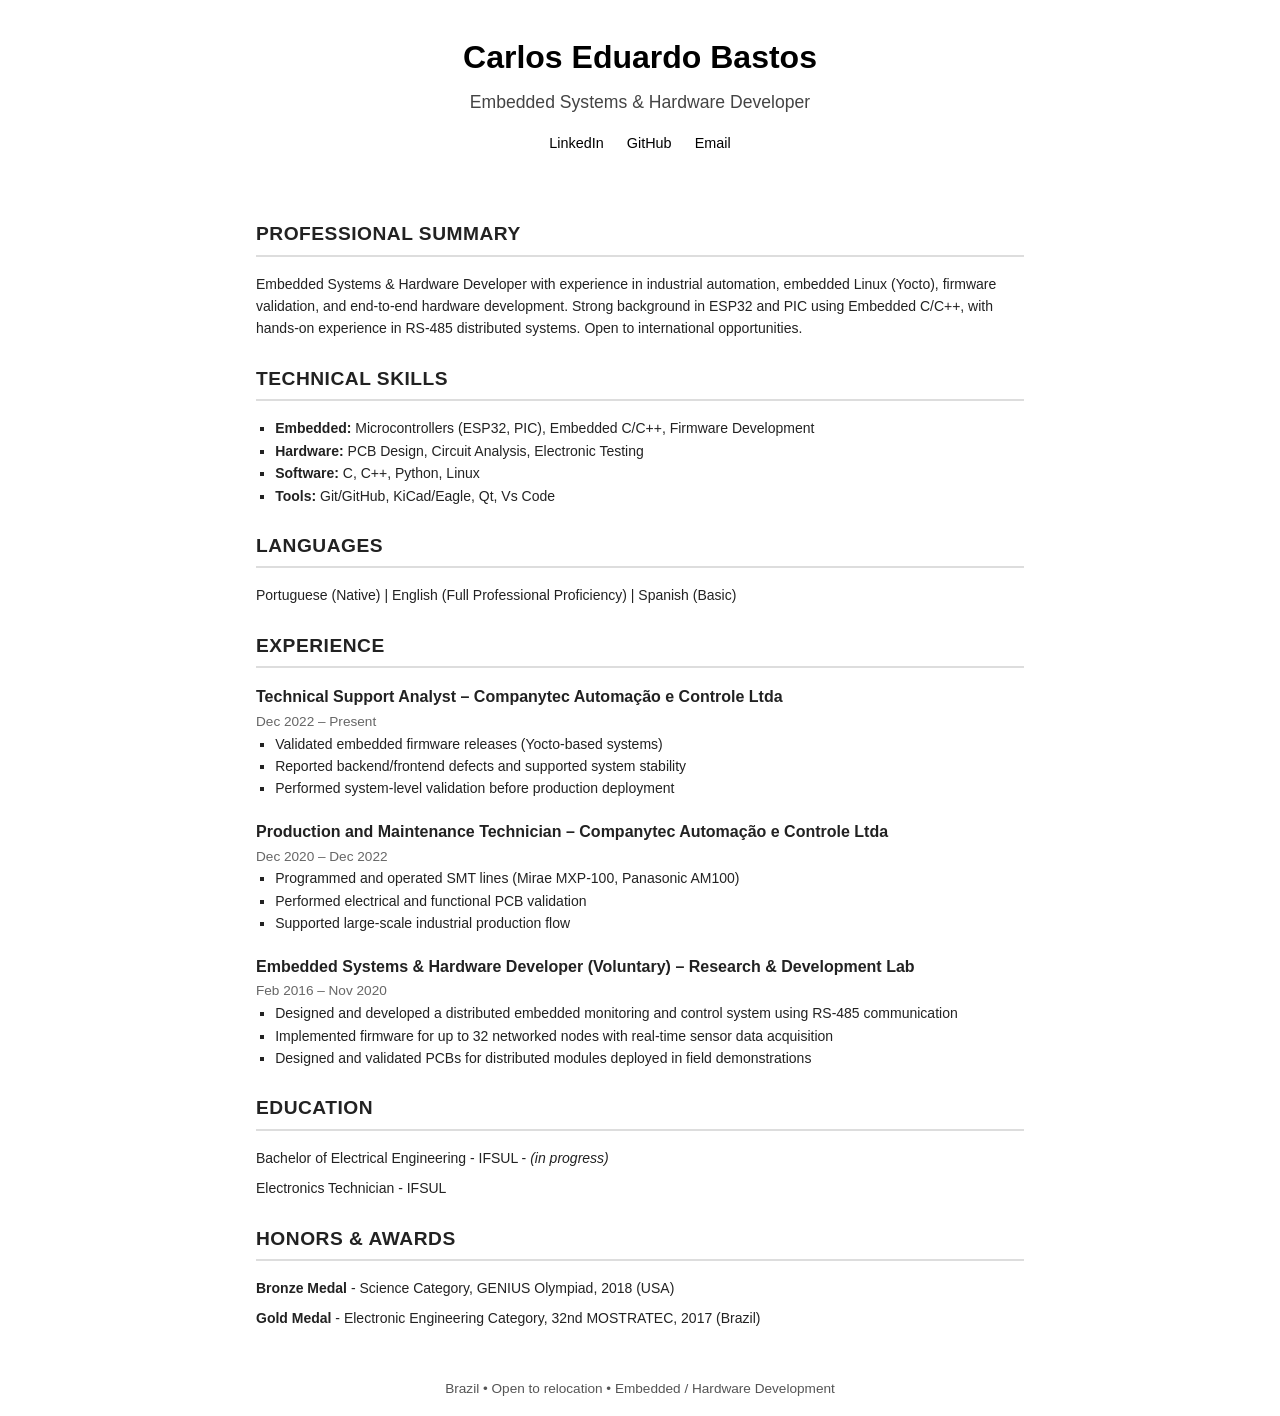
<file: index.html>
<!DOCTYPE html>
<html lang="en">
<head>
  <meta charset="UTF-8">
  <meta name="viewport" content="width=device-width, initial-scale=1.0">
  <title>Carlos Eduardo Bastos – Embedded & Hardware Developer</title>
  <link rel="stylesheet" href="style.css">
</head>
<body>

  <header>
    <h1>Carlos Eduardo Bastos</h1>
    <h2>Embedded Systems & Hardware Developer</h2>

    <div class="links">
      <a href="https://www.linkedin.com/in/cadubastos/" target="_blank">LinkedIn</a>
      <a href="https://github.com/CaduBastos" target="_blank">GitHub</a>
      <a href="mailto:cadulbastos@gmail.com">Email</a>
      </a>
    </div>
  </header>

  <main>

    <section>
      <h3>Professional Summary</h3>
      <p>
          Embedded Systems & Hardware Developer with experience in industrial automation, embedded Linux (Yocto), 
          firmware validation, and end-to-end hardware development. Strong background in ESP32 and PIC using Embedded C/C++, 
          with hands-on experience in RS-485 distributed systems. Open to international opportunities.
      </p>
    </section>

    <section>
      <h3>Technical Skills</h3>

      <div class="skills">
        <ul>
          <li><strong>Embedded:</strong> Microcontrollers (ESP32, PIC), Embedded C/C++, Firmware Development</li>
          <li><strong>Hardware:</strong> PCB Design, Circuit Analysis, Electronic Testing</li>
          <li><strong>Software:</strong> C, C++, Python, Linux</li>
          <li><strong>Tools:</strong> Git/GitHub, KiCad/Eagle, Qt, Vs Code</li>
        </ul>
      </div>
    </section>

    <section>
      <h3>Languages</h3>
      <p>
        Portuguese (Native) |
        English (Full Professional Proficiency) |
        Spanish (Basic)
      </p>
    </section>

  <section>
    <h3>Experience</h3>

    <div class="job">
      <h4>Technical Support Analyst – Companytec Automação e Controle Ltda</h4>
      <span>Dec 2022 – Present</span>
      <ul>
        <li>Validated embedded firmware releases (Yocto-based systems)</li>
        <li>Reported backend/frontend defects and supported system stability</li>
        <li>Performed system-level validation before production deployment</li>
      </ul>
    </div>

    <div class="job">
      <h4>Production and Maintenance Technician – Companytec Automação e Controle Ltda</h4>
      <span>Dec 2020 – Dec 2022</span>
      <ul>
        <li>Programmed and operated SMT lines (Mirae MXP-100, Panasonic AM100)</li>
        <li>Performed electrical and functional PCB validation</li>
        <li>Supported large-scale industrial production flow</li>
    </div>

    <div class="job">
      <h4>Embedded Systems & Hardware Developer (Voluntary) – Research & Development Lab</h4>
      <span>Feb 2016 – Nov 2020</span>
      <ul>
        <li>Designed and developed a distributed embedded monitoring and control system using RS-485 communication</li>
        <li>Implemented firmware for up to 32 networked nodes with real-time sensor data acquisition</li>
        <li>Designed and validated PCBs for distributed modules deployed in field demonstrations</li>
      </ul>
    </div>

  </section>

    <section>
      <h3>Education</h3>
      <div class="education">
          <p>Bachelor of Electrical Engineering - IFSUL - <i>(in progress)</i></p>
          <p>Electronics Technician - IFSUL</p>
      </div>
    </section>

    <section>
      <h3>Honors & Awards</h3>
      <div class="awards">
          <p><strong>Bronze Medal</strong> - Science Category, GENIUS Olympiad, 2018 (USA)</p>
          <p><strong>Gold Medal</strong> - Electronic Engineering Category, 32nd MOSTRATEC, 2017 (Brazil)</p>
      </div>
    </section>

  </main>

  <footer>
    <p>Brazil • Open to relocation • Embedded / Hardware Development</p>
  </footer>

</body>
</html>
</file>
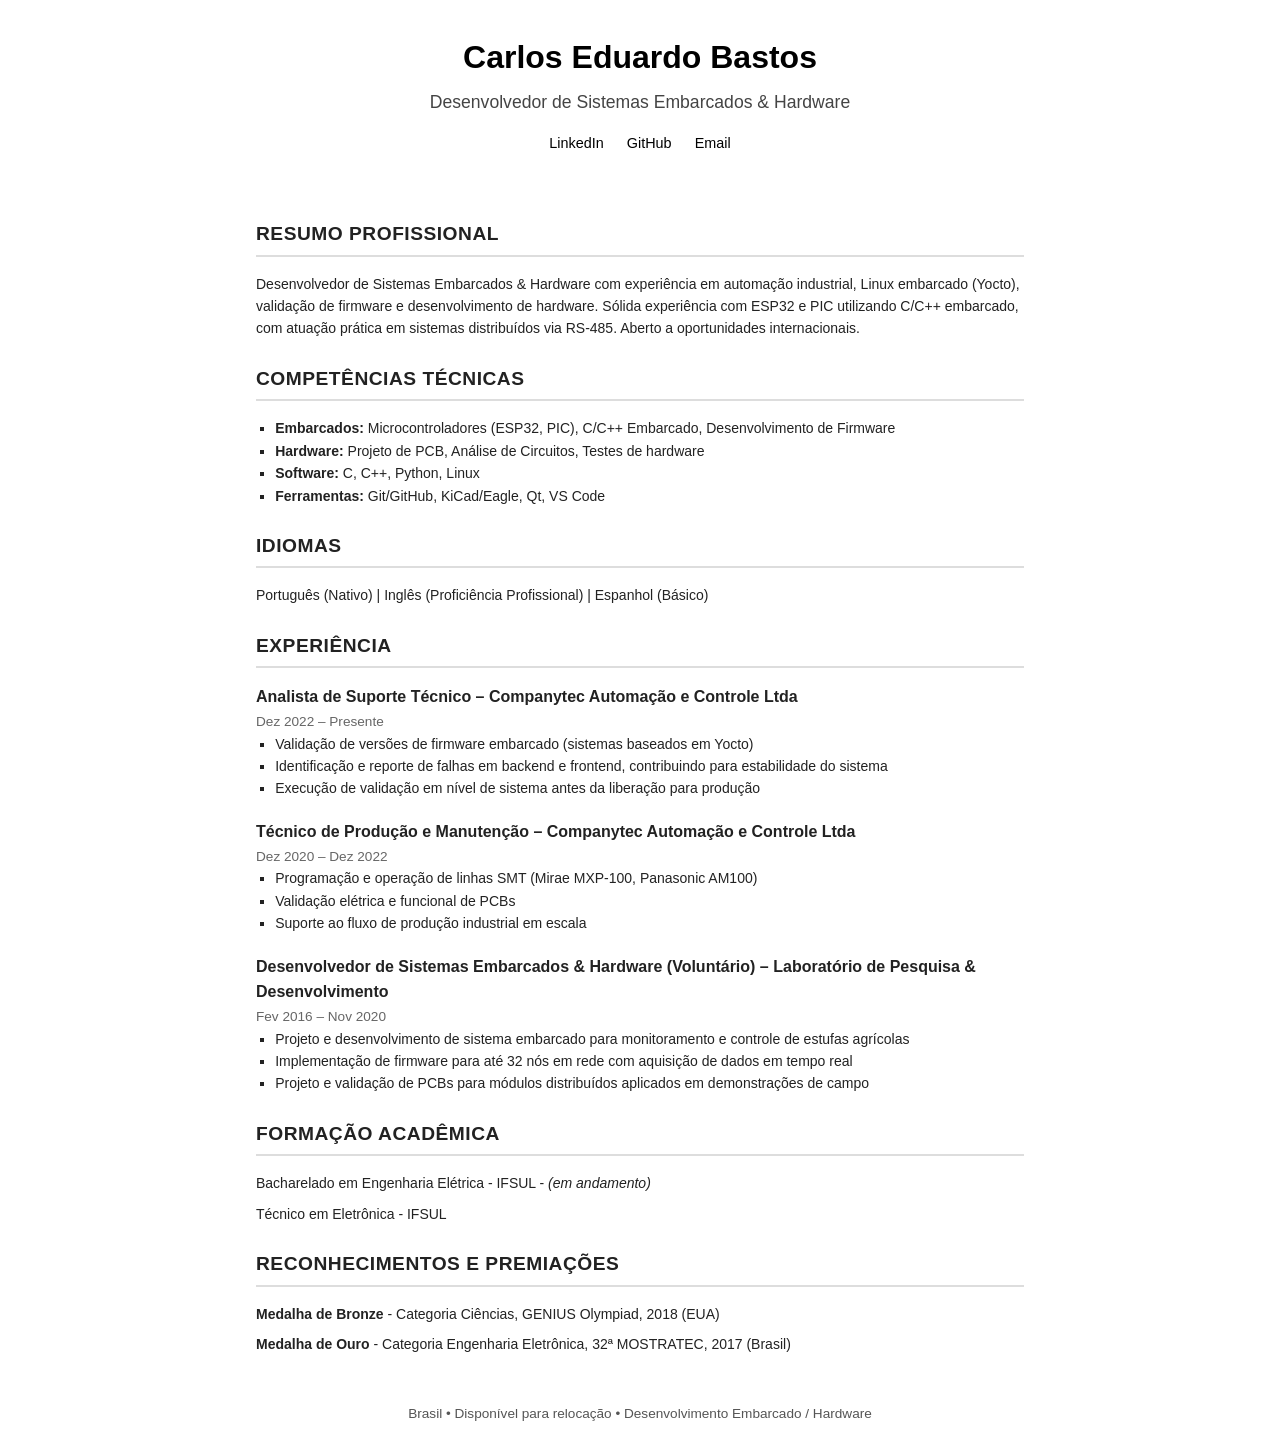
<file: pt/index.html>
<!DOCTYPE html>
<html lang="pt-BR">
<head>
  <meta charset="UTF-8">
  <meta name="viewport" content="width=device-width, initial-scale=1.0">
  <title>Carlos Eduardo Bastos – Desenvolvedor de Sistemas Embarcados & Hardware</title>
  <link rel="stylesheet" href="../style.css">
</head>
<body>

  <header>
    <h1>Carlos Eduardo Bastos</h1>
    <h2>Desenvolvedor de Sistemas Embarcados & Hardware</h2>

    <div class="links">
      <a href="https://www.linkedin.com/in/cadubastos/" target="_blank">LinkedIn</a>
      <a href="https://github.com/CaduBastos" target="_blank">GitHub</a>
      <a href="mailto:cadulbastos@gmail.com">Email</a>
      </a>
    </div>
  </header>

  <main>

    <section>
      <h3>Resumo Profissional</h3>
      <p>
          Desenvolvedor de Sistemas Embarcados & Hardware com experiência em automação industrial, 
          Linux embarcado (Yocto), validação de firmware e desenvolvimento de hardware. 
          Sólida experiência com ESP32 e PIC utilizando C/C++ embarcado, com atuação prática em sistemas distribuídos via RS-485. 
          Aberto a oportunidades internacionais.
      </p>
    </section>

    <section>
      <h3>Competências Técnicas</h3>

      <div class="skills">
        <ul>
          <li><strong>Embarcados:</strong> Microcontroladores (ESP32, PIC), C/C++ Embarcado, Desenvolvimento de Firmware</li>
          <li><strong>Hardware:</strong> Projeto de PCB, Análise de Circuitos, Testes de hardware</li>
          <li><strong>Software:</strong> C, C++, Python, Linux</li>
          <li><strong>Ferramentas:</strong> Git/GitHub, KiCad/Eagle, Qt, VS Code</li>
        </ul>
      </div>
    </section>

    <section>
      <h3>Idiomas</h3>
      <p>
        Português (Nativo) |
        Inglês (Proficiência Profissional) |
        Espanhol (Básico)
      </p>
    </section>

  <section>
    <h3>Experiência</h3>

    <div class="job">
      <h4>Analista de Suporte Técnico – Companytec Automação e Controle Ltda</h4>
      <span>Dez 2022 – Presente</span>
      <ul>
        <li>Validação de versões de firmware embarcado (sistemas baseados em Yocto)</li>
        <li>Identificação e reporte de falhas em backend e frontend, contribuindo para estabilidade do sistema</li>
        <li>Execução de validação em nível de sistema antes da liberação para produção</li>
      </ul>
    </div>

    <div class="job">
      <h4>Técnico de Produção e Manutenção – Companytec Automação e Controle Ltda</h4>
      <span>Dez 2020 – Dez 2022</span>
      <ul>
        <li>Programação e operação de linhas SMT (Mirae MXP-100, Panasonic AM100)</li>
        <li>Validação elétrica e funcional de PCBs</li>
        <li>Suporte ao fluxo de produção industrial em escala</li>
      </ul>
    </div>

    <div class="job">
      <h4>Desenvolvedor de Sistemas Embarcados & Hardware (Voluntário) – Laboratório de Pesquisa & Desenvolvimento</h4>
      <span>Fev 2016 – Nov 2020</span>
      <ul>
        <li>Projeto e desenvolvimento de sistema embarcado para monitoramento e controle de estufas agrícolas</li>
        <li>Implementação de firmware para até 32 nós em rede com aquisição de dados em tempo real</li>
        <li>Projeto e validação de PCBs para módulos distribuídos aplicados em demonstrações de campo</li>
      </ul>
    </div>

  </section>

    <section>
      <h3>Formação Acadêmica</h3>
      <div class="education">
          <p>Bacharelado em Engenharia Elétrica - IFSUL - <i>(em andamento)</i></p>
          <p>Técnico em Eletrônica - IFSUL</p>
      </div>
    </section>

    <section>
      <h3>Reconhecimentos e Premiações</h3>
      <div class="awards">
          <p><strong>Medalha de Bronze</strong> - Categoria Ciências, GENIUS Olympiad, 2018 (EUA)</p>
          <p><strong>Medalha de Ouro</strong> - Categoria Engenharia Eletrônica, 32ª MOSTRATEC, 2017 (Brasil)</p>
      </div>
    </section>

  </main>

  <footer>
    <p>Brasil • Disponível para relocação • Desenvolvimento Embarcado / Hardware</p>
  </footer>

</body>
</html>
</file>
<file: style.css>
* {
  margin: 0;
  padding: 0;
  box-sizing: border-box;
}

body {
  font-family: "Segoe UI", "Helvetica Neue", Arial, sans-serif;
  font-size: 14px;
  background-color: #ffffff;
  color: #222;
  line-height: 1.6;
}

header {
  background-color: #ffffff;
  color: #000000;
  padding: 2rem 1rem;
  text-align: center;
}

header h1 {
  font-size: 2rem;
}

header h2 {
  font-size: 1.1rem;
  font-weight: normal;
  margin-top: 0.3rem;
  color: #444;
}

.links {
  margin-top: 1rem;
}

.links a {
  color: #000;
  text-decoration: none;
  margin: 0 0.6rem;
  font-size: 0.9rem;
}

.links a:hover {
  text-decoration: underline;
}

main {
  max-width: 800px;
  margin: 2rem auto;
  padding: 0 1rem;
}

section {
  margin-bottom: 1.5rem;
}

section h3 {
  border-bottom: 2px solid #ddd;
  padding-bottom: 0.3rem;
  margin-bottom: 1rem;
  font-size: 1.2rem;
  text-transform: uppercase;
  letter-spacing: 0.5px;
}

.skills ul,
.job ul {
  list-style-type: square;
  padding-left: 1.2rem;
}

.job {
  margin-bottom: 1.2rem;
}

.job h4 {
  font-size: 1rem;
  font-weight: 600;
}

.job span {
  font-size: 0.85rem;
  color: #666;
}

.education p {
  margin-bottom: 0.5rem;
}

.awards p {
  margin-bottom: 0.5rem;
}

footer {
  text-align: center;
  padding: 1rem;
  font-size: 0.85rem;
  color: #555;
}

@media print {
  body {
    background: white;
    color: black;
    font-size: 12px;
    line-height: 1.3;
  }

  header {
    padding: 1rem 1rem;
  }

  main {
    margin: 0.5rem auto;
  }

  section {
    margin-bottom: 1rem;
  }

  section h3 {
    margin-bottom: 0.5rem;
  }

  .job {
    margin-bottom: 0.9rem;
  }

  .education p {
    margin-bottom: 0.3rem;
  }

  .education {
  page-break-inside: auto;
  }

  a {
    color: black;
    text-decoration: none;
  }

  footer {
    margin-top: 0.5rem;
  }
}
</file>
